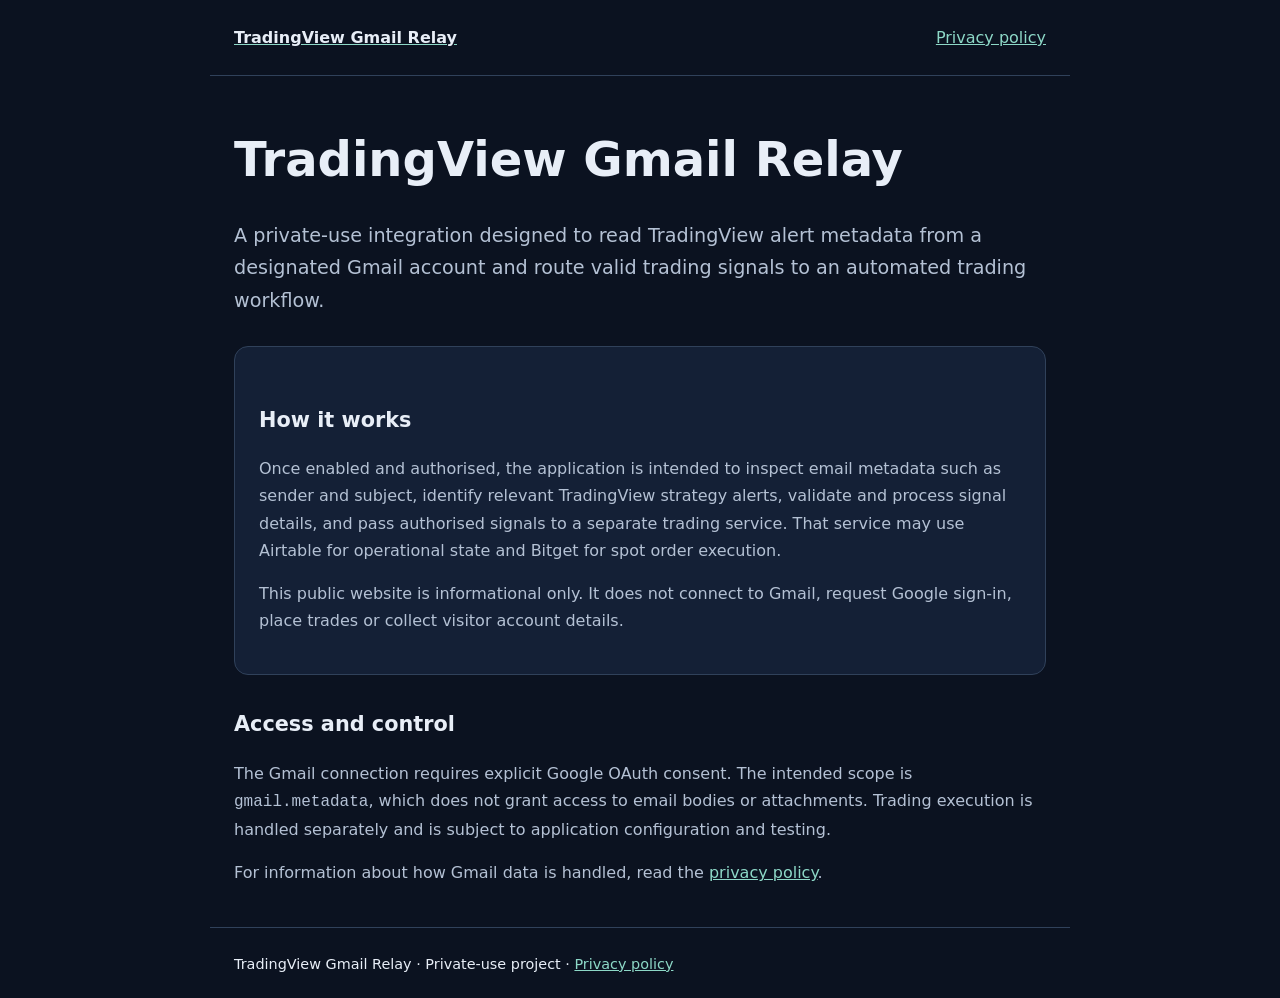
<file: index.html>
<!doctype html><html lang="en-AU"><head><meta charset="utf-8"><meta name="google-site-verification" content="Yu6HU24ogTfAgPxc6Ui0AQZC_fgtwpEXl7znQWUaMxQ" /><meta name="viewport" content="width=device-width,initial-scale=1"><meta name="description" content="TradingView Gmail Relay: a private-use integration for processing TradingView email alert metadata."><title>TradingView Gmail Relay</title><link rel="stylesheet" href="/style.css"></head><body><header><a href="/" aria-label="TradingView Gmail Relay home"><strong>TradingView Gmail Relay</strong></a><nav><a href="/privacy-policy/">Privacy policy</a></nav></header><main><h1>TradingView Gmail Relay</h1><p class="lead">A private-use integration designed to read TradingView alert metadata from a designated Gmail account and route valid trading signals to an automated trading workflow.</p><section class="panel"><h2>How it works</h2><p>Once enabled and authorised, the application is intended to inspect email metadata such as sender and subject, identify relevant TradingView strategy alerts, validate and process signal details, and pass authorised signals to a separate trading service. That service may use Airtable for operational state and Bitget for spot order execution.</p><p>This public website is informational only. It does not connect to Gmail, request Google sign-in, place trades or collect visitor account details.</p></section><h2>Access and control</h2><p>The Gmail connection requires explicit Google OAuth consent. The intended scope is <code>gmail.metadata</code>, which does not grant access to email bodies or attachments. Trading execution is handled separately and is subject to application configuration and testing.</p><p>For information about how Gmail data is handled, read the <a href="/privacy-policy/">privacy policy</a>.</p></main><footer>TradingView Gmail Relay · Private-use project · <a href="/privacy-policy/">Privacy policy</a></footer></body></html>
</file>
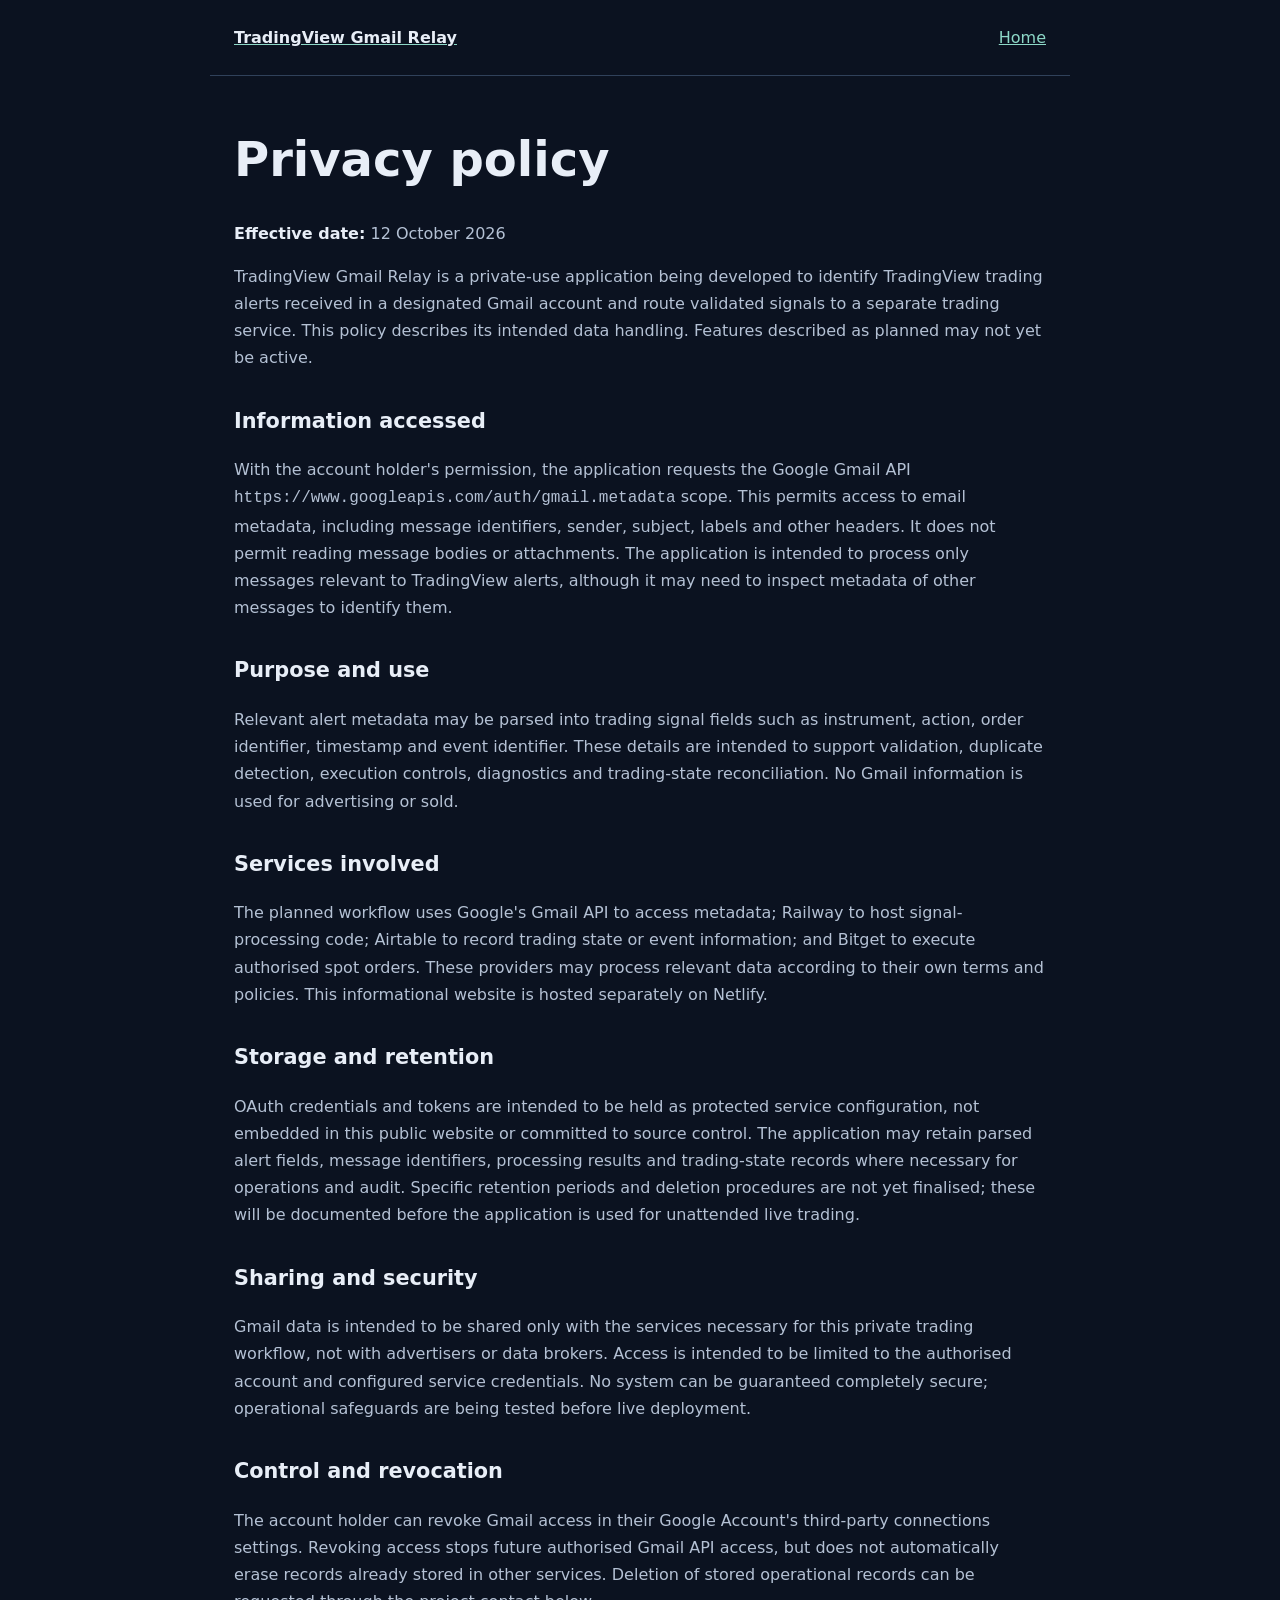
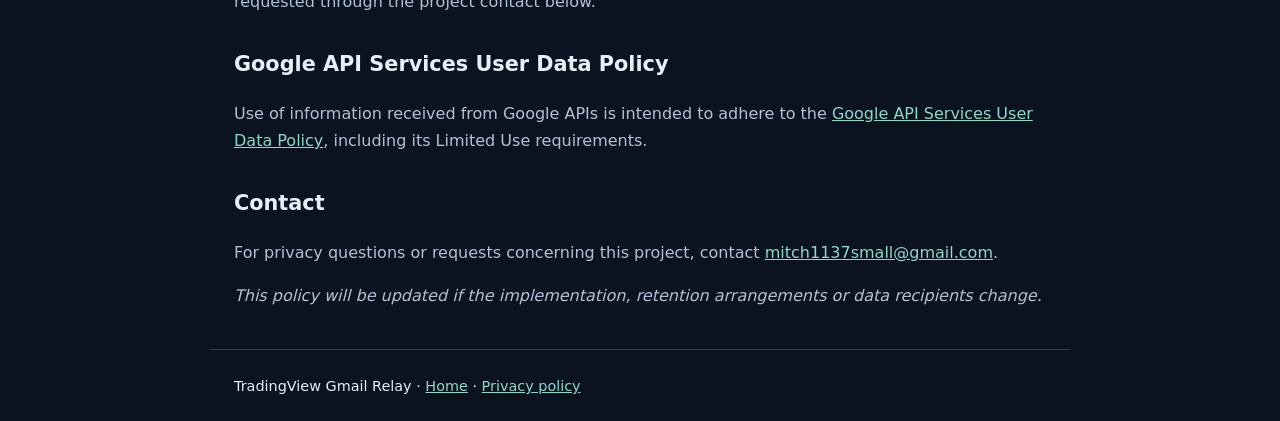
<file: privacy-policy/index.html>
<!doctype html><html lang="en-AU"><head><meta charset="utf-8"><meta name="viewport" content="width=device-width,initial-scale=1"><meta name="description" content="Privacy policy for TradingView Gmail Relay."><title>Privacy Policy | TradingView Gmail Relay</title><link rel="stylesheet" href="/style.css"></head><body><header><a href="/"><strong>TradingView Gmail Relay</strong></a><nav><a href="/">Home</a></nav></header><main><h1>Privacy policy</h1><p><strong>Effective date:</strong> 12 October 2026</p><p>TradingView Gmail Relay is a private-use application being developed to identify TradingView trading alerts received in a designated Gmail account and route validated signals to a separate trading service. This policy describes its intended data handling. Features described as planned may not yet be active.</p><h2>Information accessed</h2><p>With the account holder's permission, the application requests the Google Gmail API <code>https://www.googleapis.com/auth/gmail.metadata</code> scope. This permits access to email metadata, including message identifiers, sender, subject, labels and other headers. It does not permit reading message bodies or attachments. The application is intended to process only messages relevant to TradingView alerts, although it may need to inspect metadata of other messages to identify them.</p><h2>Purpose and use</h2><p>Relevant alert metadata may be parsed into trading signal fields such as instrument, action, order identifier, timestamp and event identifier. These details are intended to support validation, duplicate detection, execution controls, diagnostics and trading-state reconciliation. No Gmail information is used for advertising or sold.</p><h2>Services involved</h2><p>The planned workflow uses Google's Gmail API to access metadata; Railway to host signal-processing code; Airtable to record trading state or event information; and Bitget to execute authorised spot orders. These providers may process relevant data according to their own terms and policies. This informational website is hosted separately on Netlify.</p><h2>Storage and retention</h2><p>OAuth credentials and tokens are intended to be held as protected service configuration, not embedded in this public website or committed to source control. The application may retain parsed alert fields, message identifiers, processing results and trading-state records where necessary for operations and audit. Specific retention periods and deletion procedures are not yet finalised; these will be documented before the application is used for unattended live trading.</p><h2>Sharing and security</h2><p>Gmail data is intended to be shared only with the services necessary for this private trading workflow, not with advertisers or data brokers. Access is intended to be limited to the authorised account and configured service credentials. No system can be guaranteed completely secure; operational safeguards are being tested before live deployment.</p><h2>Control and revocation</h2><p>The account holder can revoke Gmail access in their Google Account's third-party connections settings. Revoking access stops future authorised Gmail API access, but does not automatically erase records already stored in other services. Deletion of stored operational records can be requested through the project contact below.</p><h2>Google API Services User Data Policy</h2><p>Use of information received from Google APIs is intended to adhere to the <a href="https://developers.google.com/terms/api-services-user-data-policy">Google API Services User Data Policy</a>, including its Limited Use requirements.</p><h2>Contact</h2><p>For privacy questions or requests concerning this project, contact <a href="mailto:mitch1137small@gmail.com">mitch1137small@gmail.com</a>.</p><p><em>This policy will be updated if the implementation, retention arrangements or data recipients change.</em></p></main><footer>TradingView Gmail Relay · <a href="/">Home</a> · <a href="/privacy-policy/">Privacy policy</a></footer></body></html>
</file>
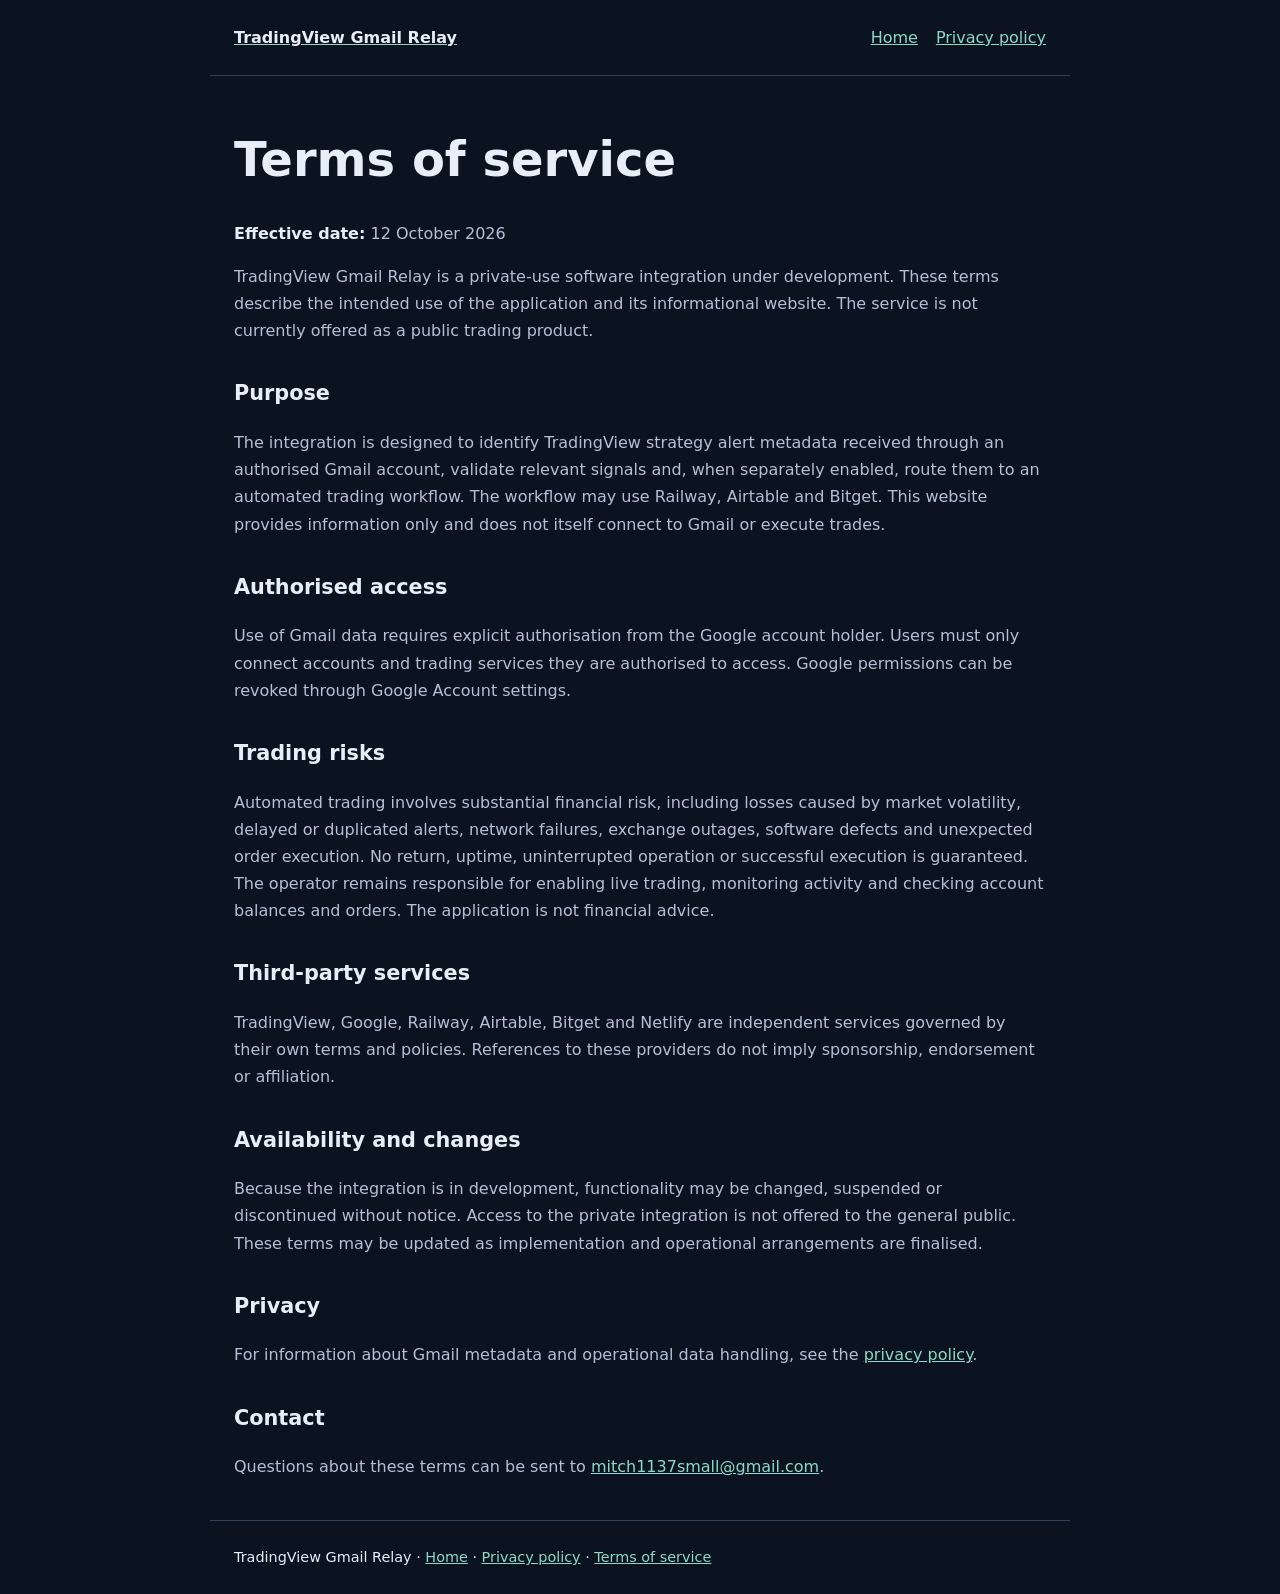
<file: terms-of-service/index.html>
<!doctype html><html lang="en-AU"><head><meta charset="utf-8"><meta name="viewport" content="width=device-width,initial-scale=1"><meta name="description" content="Terms of service for TradingView Gmail Relay."><title>Terms of Service | TradingView Gmail Relay</title><link rel="stylesheet" href="/style.css"></head><body><header><a href="/"><strong>TradingView Gmail Relay</strong></a><nav><a href="/">Home</a><a href="/privacy-policy/">Privacy policy</a></nav></header><main><h1>Terms of service</h1><p><strong>Effective date:</strong> 12 October 2026</p><p>TradingView Gmail Relay is a private-use software integration under development. These terms describe the intended use of the application and its informational website. The service is not currently offered as a public trading product.</p><h2>Purpose</h2><p>The integration is designed to identify TradingView strategy alert metadata received through an authorised Gmail account, validate relevant signals and, when separately enabled, route them to an automated trading workflow. The workflow may use Railway, Airtable and Bitget. This website provides information only and does not itself connect to Gmail or execute trades.</p><h2>Authorised access</h2><p>Use of Gmail data requires explicit authorisation from the Google account holder. Users must only connect accounts and trading services they are authorised to access. Google permissions can be revoked through Google Account settings.</p><h2>Trading risks</h2><p>Automated trading involves substantial financial risk, including losses caused by market volatility, delayed or duplicated alerts, network failures, exchange outages, software defects and unexpected order execution. No return, uptime, uninterrupted operation or successful execution is guaranteed. The operator remains responsible for enabling live trading, monitoring activity and checking account balances and orders. The application is not financial advice.</p><h2>Third-party services</h2><p>TradingView, Google, Railway, Airtable, Bitget and Netlify are independent services governed by their own terms and policies. References to these providers do not imply sponsorship, endorsement or affiliation.</p><h2>Availability and changes</h2><p>Because the integration is in development, functionality may be changed, suspended or discontinued without notice. Access to the private integration is not offered to the general public. These terms may be updated as implementation and operational arrangements are finalised.</p><h2>Privacy</h2><p>For information about Gmail metadata and operational data handling, see the <a href="/privacy-policy/">privacy policy</a>.</p><h2>Contact</h2><p>Questions about these terms can be sent to <a href="mailto:mitch1137small@gmail.com">mitch1137small@gmail.com</a>.</p></main><footer>TradingView Gmail Relay · <a href="/">Home</a> · <a href="/privacy-policy/">Privacy policy</a> · <a href="/terms-of-service/">Terms of service</a></footer></body></html>
</file>
<file: style.css>
:root{color-scheme:dark;--bg:#0b1220;--panel:#142036;--text:#e8eef7;--muted:#b4c1d4;--accent:#8dd8c7;--border:#30415a}*{box-sizing:border-box}body{margin:0;background:var(--bg);color:var(--text);font:16px/1.7 system-ui,-apple-system,Segoe UI,sans-serif}main,header,footer{max-width:860px;margin:auto;padding:24px}header{display:flex;justify-content:space-between;gap:20px;align-items:center;border-bottom:1px solid var(--border)}a{color:var(--accent)}nav{display:flex;gap:18px;flex-wrap:wrap}h1{font-size:clamp(2rem,5vw,3rem);line-height:1.15}h2{font-size:1.3rem;margin-top:2rem}p,li{color:var(--muted)}.lead{font-size:1.2rem}.panel{background:var(--panel);border:1px solid var(--border);border-radius:14px;padding:24px;margin:28px 0}footer{border-top:1px solid var(--border);font-size:.9rem}strong{color:var(--text)}
</file>
